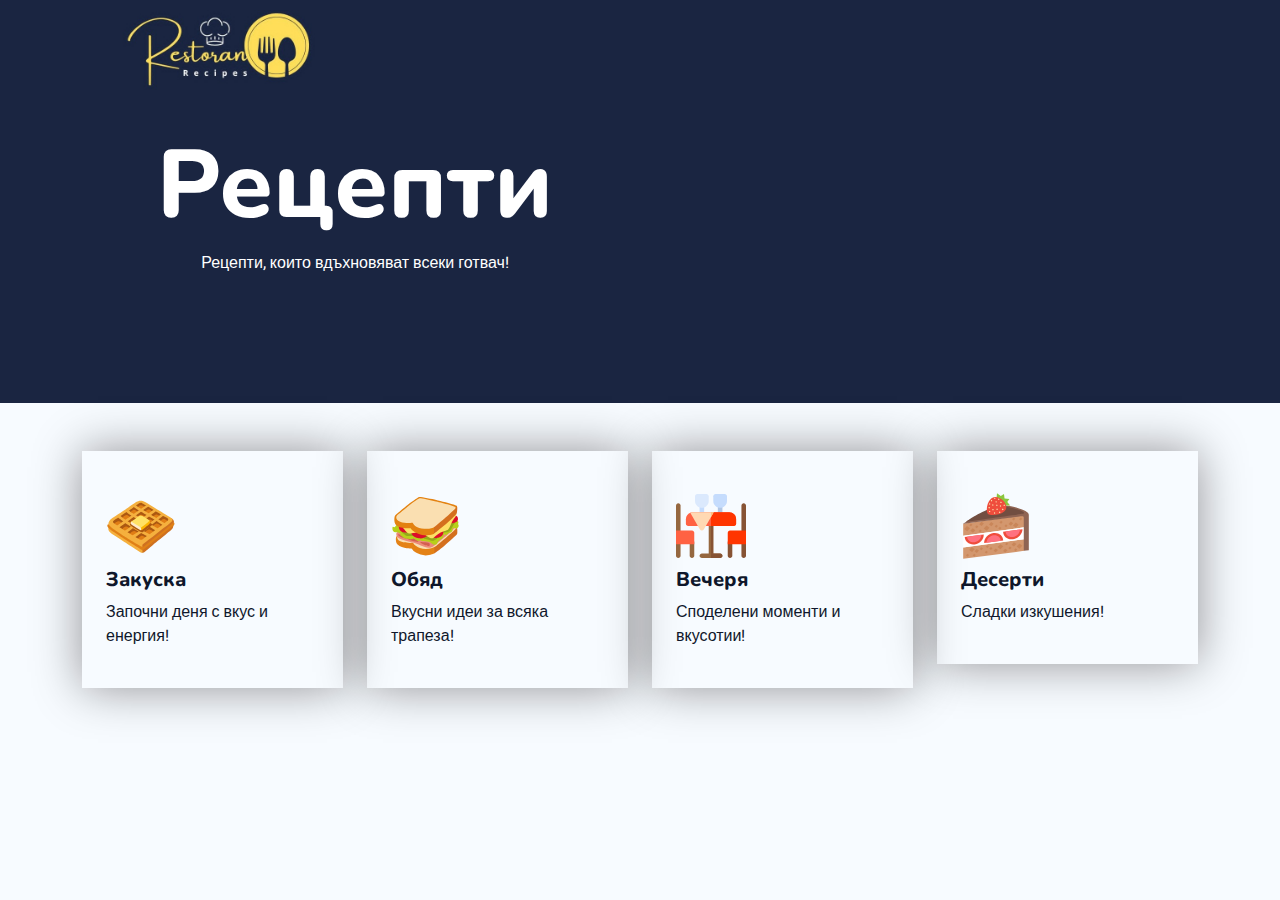
<file: index.html>
<!DOCTYPE html>
<html lang="en">

<head>
    <meta charset="utf-8">
    <title>Рецепти</title>
    <meta content="width=device-width, initial-scale=1.0" name="viewport">
    <meta content="" name="keywords">
    <meta content="" name="description">

    <!-- Favicon -->
    <link href="img/favicon.ico" rel="icon">

    <!-- Google Web Fonts -->
    <link rel="preconnect" href="https://fonts.googleapis.com">
    <link rel="preconnect" href="https://fonts.gstatic.com" crossorigin>
    <link
        href="https://fonts.googleapis.com/css2?family=Heebo:wght@400;500;600&family=Nunito:wght@600;700;800&family=Pacifico&display=swap"
        rel="stylesheet">

    <!-- Icon Font Stylesheet -->
    <link href="https://cdnjs.cloudflare.com/ajax/libs/font-awesome/5.10.0/css/all.min.css" rel="stylesheet">
    <link href="https://cdn.jsdelivr.net/npm/bootstrap-icons@1.4.1/font/bootstrap-icons.css" rel="stylesheet">

    <!-- Libraries Stylesheet -->
    <link href="lib/animate/animate.min.css" rel="stylesheet">
    <link href="lib/owlcarousel/assets/owl.carousel.min.css" rel="stylesheet">
    <link href="lib/tempusdominus/css/tempusdominus-bootstrap-4.min.css" rel="stylesheet" />

    <!-- Customized Bootstrap Stylesheet -->
    <link href="css/bootstrap.min.css" rel="stylesheet">

    <!-- Template Stylesheet -->
    <link href="css/style.css" rel="stylesheet">
</head>

<body>
    <div class="container-xxl bg-white p-0">
        <!-- Spinner Start -->
        <div id="spinner"
            class="show bg-white position-fixed translate-middle w-100 vh-100 top-50 start-50 d-flex align-items-center justify-content-center">
            <div class="spinner-border text-primary" style="width: 3rem; height: 3rem;" role="status">
                <span class="sr-only">Loading...</span>
            </div>
        </div>
        <!-- Spinner End -->


        <!-- Navbar & Hero Start -->
        <div class="container-xxl position-relative p-0">
            <nav class="navbar navbar-expand-lg navbar-dark bg-dark px-4 px-lg-5 py-3 py-lg-0">
                <a href="" class="navbar-brand p-0">
                    <img src="img/logo.jpg" alt="Logo" class=logo>
                </a>
            </nav>

            <div class="container-xxl py-5 bg-dark hero-header mb-5">
                <div class="container my-5 py-5">
                    <div class="row align-items-center g-5">
                        <div class="col-lg-6 text-center text-lg-start">
                            <h1 class="display-3 text-white animated slideInDown">Рецепти</h1>
                            <p class="text-white animated slideInDown mb-4 pb-2">Рецепти, които вдъхновяват всеки готвач!</p>
                        </div>
                    </div>
                </div>
            </div>
        </div>
        <!-- Navbar & Hero End -->


        <!-- Service Start -->
        <div class="container-xxl py-5">
            <div class="container">
                <div class="row g-4">
                    <div class="col-lg-3 col-sm-3 wow fadeInUp" data-wow-delay="0.1s">
                        <a href="breackfast.html">
                            <div class="service-item rounded pt-3">
                                <div class="p-4">
                                    <svg width="70px" viewBox="0 0 128 128" xmlns="http://www.w3.org/2000/svg"
                                        xmlns:xlink="http://www.w3.org/1999/xlink" aria-hidden="true" role="img"
                                        class="iconify iconify--noto" preserveAspectRatio="xMidYMid meet"
                                        fill="#000000">
                                        <g id="SVGRepo_bgCarrier" stroke-width="0"></g>
                                        <g id="SVGRepo_tracerCarrier" stroke-linecap="round" stroke-linejoin="round">
                                        </g>
                                        <g id="SVGRepo_iconCarrier">
                                            <path
                                                d="M114.97 55.28L64.58 94.37l.48 18.3s1.55.84 3.9-.35c1.93-.99 11.84-9.56 16.88-13.75c5.03-4.19 21.15-17.25 24.93-20.46c3.78-3.22 9.35-7.02 11.15-9.93c1.42-2.3 2.66-11.63 2.14-13.44c-1.01-3.49-4.45-5.08-4.45-5.08l-4.64 5.62z"
                                                fill="#cf7120"></path>
                                            <path
                                                d="M54.96 22.34c-.39.9-45.76 32.78-45.76 32.78l8.1 10.41S57.28 91.88 65.12 91.5s32.27-19.03 32.27-19.03l20.18-20.05s-6.81-5.14-7.58-5.66S68.97 21.7 68.97 21.7l-7.07-1.8l-6.94 2.44z"
                                                fill="#e07d15"></path>
                                            <path
                                                d="M14.47 60.26s5.53-5.01 8.23-5.01s7.46 3.34 7.46 3.34l-7.2 7.58l6.68 3.21s3.98-4.24 6.68-4.63s7.33 3.34 7.33 3.34l-5.91 7.2l5.91 2.83s4.63-4.63 7.46-4.76s6.04 2.83 6.04 2.83l-5.53 8.1l6.3 2.83s4.5-4.63 6.81-5.4c2.31-.77 9.38 3.86 9.38 3.86l4.24-4.24l-27.64-15.3l-28.14-20.3l-14.53 9.77l6.43 4.75z"
                                                fill="#ac5811"></path>
                                            <path
                                                d="M29.22 49.32s4.92-5.05 8.38-5.21c1.76-.08 7.05 3.78 7.05 3.78l-7.46 7.97l5.72 3.07s5.82-5.72 7.36-5.42c1.53.31 18.8 12.77 18.8 12.77l-5.11 5.52l7.15 3.68s5.31-5.01 8.07-5.01s8.28 4.6 8.28 4.6l6.64-4.9l-56.8-35.36l-14.51 10.63l6.43 3.88z"
                                                fill="#ac5811"></path>
                                            <path
                                                d="M48.94 28.48s-10.83 6.85-9.81 7.25c1.02.41 5.31 3.17 5.31 3.17s4.83-4.48 6.88-4.48c2.04 0 6 3.46 6 3.46l-6.34 6.34l5.41 3.44s4.81-4.26 7.57-4.16c2.76.1 7.56 3.17 7.56 3.17l.41 4.6l4.5 3.17s1.84-2.35 3.78-2.45c1.94-.1 5.62 3.17 5.62 3.17l-4.6 6.74l4.39 2.35s5.31-4.7 7.46-4.6c2.15.1 7.97 4.7 7.97 4.7l4.5-3.98l-55.69-33.12l-.92 1.23z"
                                                fill="#ac5811"></path>
                                            <path
                                                d="M53.34 26.23l4.6 3.47s2.76-3.88 5.93-3.78c3.17.1 6.23 2.96 6.23 2.96L64.88 34l6.13 3.37s5.11-3.88 7.15-3.68c2.04.2 6.34 3.78 6.34 3.78l-3.47 6.44l5.11 2.55s4.09-3.17 6.03-3.37c1.94-.2 5.82 2.76 5.82 2.76l-4.6 6.13l6.13 2.96s3.58-3.68 6.13-3.78c2.55-.1 6.95 3.98 6.95 3.98l4.7-3.78L67.44 20.2h-7.97l-6.13 6.03z"
                                                fill="#ac5811"></path>
                                            <path
                                                d="M119.48 49.25c-2.04-1.33-17.3-10.66-25.78-15.56s-21.25-13.9-26.57-15.43c-5.31-1.53-9.2.61-10.93 1.53c-1.74.92-14.39 9.73-22.89 15.43c-8.69 5.82-23.19 14.82-25.14 16.86c-1.94 2.04-3.58 5.01-3.68 7.15s-.5 10.3.11 12.27c.67 2.18 1.74 3.47 4.7 5.62s21.87 14.3 26.87 17.68c5.01 3.37 23.42 15.74 26.16 17.06c2.34 1.13 4.59 1.13 4.59 1.13s-.78-13.36-.3-14.56s17.41-13.6 27.2-21.73c8.93-7.42 23.58-17.63 26.44-21.1c2.86-3.48 1.26-5.02-.78-6.35zm-8.09 5.96c-1.34 1.05-7.86 6.33-15.63 12.08c-7.77 5.75-25.6 18.79-28.67 20.81c-3.07 2.01-5.56.67-7.29-.38c-1.73-1.05-7.83-4.7-20.38-12.29c-8.69-5.26-17.78-11.74-20.85-13.85c-3.07-2.11-5.81-3.21-5.91-5.32c-.1-2.01 4.85-4.49 8.11-6.5s13.52-9.21 18.41-12.08C44.07 34.8 56.34 25.6 59.22 23.3c2.88-2.3 5.62-1.63 6.84-.97c.86.46 8.31 4.71 10.71 6.15s18.08 10.86 23.61 14.35c6.15 3.88 10.79 5.51 12.71 7.52c1.92 1.99-.36 3.8-1.7 4.86z"
                                                fill="#f5b03e"></path>
                                            <path
                                                d="M19.21 64.27s21.51-14.94 30.66-21.64c9.11-6.67 24.2-17.11 24.2-17.11l4.45 1.92S63.35 38.03 51.85 46.61S23.21 67.46 23.21 67.46l-4-3.19z"
                                                fill="#f5b03e"></path>
                                            <path
                                                d="M33.78 72.97c1.07-.15 23.14-16.24 33.71-24.06s20.99-15.32 20.99-15.32l3.97 2.33S70.71 52.44 63.36 57.8s-25.59 19-25.59 19l-3.99-3.83z"
                                                fill="#f5b03e"></path>
                                            <path
                                                d="M48.03 81.55c2.45-.46 21.31-14.1 30.04-21s23.43-18.27 23.43-18.27l4.33 2.27S87.11 59.33 78.07 66.53S48.34 87.68 48.34 87.68l-.31-6.13z"
                                                fill="#f5b03e"></path>
                                            <path
                                                d="M25.02 44.39l-3.99 2.99s9.42 7.76 14.08 11.09s23.4 15.08 27.61 17.3c4.21 2.22 13.53 7.43 13.53 7.43l4.88-3.49S58.18 67.69 52.38 63.86c-6.54-4.32-16.97-10.89-19.49-12.92c-4.65-3.78-7.87-6.55-7.87-6.55z"
                                                fill="#f5b03e"></path>
                                            <path
                                                d="M40.55 34.08l-4.44 3.1s4.77 4.99 11.86 9.09S73.59 62.02 78.8 64.79c5.21 2.77 12.42 7.87 12.42 7.87l3.89-3.98S73.48 56.59 65.94 51.82S51.41 42.29 48.2 40.4c-3.22-1.88-7.65-6.32-7.65-6.32z"
                                                fill="#f5b03e"></path>
                                            <path
                                                d="M52.58 24.38l-3.72 3.38s8.65 6.43 15.19 10.09c6.54 3.66 20.4 11.75 26.17 15.41s15.41 10.09 15.41 10.09l3.44-3.44S89.39 47.79 85.01 45.16c-4.99-2.99-17.37-10.46-21.7-13.01c-8.3-4.88-10.73-7.77-10.73-7.77z"
                                                fill="#f5b03e"></path>
                                            <path
                                                d="M51.36 55.17s-6.93 3.71-7.51 5.66c-.66 2.18 2.53 3.37 4.81 5.08c1.84 1.38 12.93 7.97 14.16 8.7s3.94 1.17 5.41-.22c1.47-1.38 15.38-10.6 16.39-12.63c.64-1.29-2.79-2.89-4.5-3.71s-28.76-2.88-28.76-2.88z"
                                                fill="#ad5910"></path>
                                            <path
                                                d="M63.37 44.66c-1.86-.2-6.18 3.47-9.07 5.53c-2.58 1.83-7.92 5.4-8.42 6.1c-1.38 1.92.84 4.04.84 4.04s15.74 8.07 16.26 8c.51-.06 4.25-.51 6.18-2.06c1.93-1.54 10.55-10.94 10.55-10.94s.26-1.35-1.16-2.32c-1.13-.77-5.84-3.59-7.32-4.61c-1.48-1.02-5.35-3.47-7.86-3.74z"
                                                fill="#ffe265"></path>
                                            <path
                                                d="M62.6 66.47s1.09.39 2.32-.32s8.04-5.6 12.74-9.97c.6-.56 1.74-2.06 1.35-2.64c-.39-.58 1.54.32 1.54 2.96c0 2.71-1.01 3.68-1.74 4.31c-.97.84-13.19 11.45-14.67 11c-1.05-.32-2.9-1.74-2.9-1.74l1.36-3.6z"
                                                fill="#fcb602"></path>
                                            <path
                                                d="M46.07 56.29c-1.31.73-.61 3.29-.26 4.18c.58 1.48 5.69 4.04 7.58 5.3c4.79 3.19 9.72 5.97 10.43 6.03c.71.06.74-2.79 0-4.76c-.48-1.27-6.1-3.83-9.02-5.59c-4.34-2.6-7.89-5.63-8.73-5.16z"
                                                fill="#ffebc9"></path>
                                            <path
                                                d="M2.37 63.07c-.18 1.87 1.29 3.61 3.74 5.81c3.84 3.45 13.98 9.84 24.22 16.64s25.7 16.34 28.35 18.02s6.69 5.12 8.27 4.73s28.06-22.15 34.06-27.17c6.01-5.02 21.66-17.23 22.84-18.31s1.58-2.95 1.18-3.94c-.39-.98-1.19-1.04-1.19-1.04s-7.96 6.36-12.88 10.2c-4.92 3.84-23.04 18.21-26.58 20.97c-3.54 2.76-15.95 13.59-17.72 13.59S37.91 86.01 33.38 82.96c-4.53-3.05-14.77-9.65-19.99-13.49c-4.55-3.35-9.06-8.66-9.06-8.66s-1.76.19-1.96 2.26z"
                                                fill="#e08016"></path>
                                        </g>
                                    </svg>
                                    <h5>Закуска</h5>
                                    <p>Започни деня с вкус и енергия!</p>
                                </div>
                            </div>
                        </a>
                    </div>

                    <div class="col-lg-3 col-sm-3 wow fadeInUp" data-wow-delay="0.3s">
                        <a href="lunch.html">
                            <div class="service-item rounded pt-3">
                                <div class="p-4">
                                    <svg width="70px" viewBox="0 0 128 128" xmlns="http://www.w3.org/2000/svg"
                                        xmlns:xlink="http://www.w3.org/1999/xlink" aria-hidden="true" role="img"
                                        class="iconify iconify--noto" preserveAspectRatio="xMidYMid meet"
                                        fill="#000000">
                                        <g id="SVGRepo_bgCarrier" stroke-width="0"></g>
                                        <g id="SVGRepo_tracerCarrier" stroke-linecap="round" stroke-linejoin="round">
                                        </g>
                                        <g id="SVGRepo_iconCarrier">
                                            <path
                                                d="M120.83 78.78c-1 2.11-14.62 13.81-23.13 21.15c-8.51 7.34-18.19 13.79-18.19 13.79l-7.48-.44l1.32-62.35l46.21 15.11s1.38.93 1.53 3.13c.14 2.2.58 7.84-.26 9.61z"
                                                fill="#d46f1e"></path>
                                            <path
                                                d="M12.16 81.74c-.88.15-2.49.29-3.08 3.52c-.59 3.23.01 9.75 2.36 12.1c5.01 5.01 11.84 6.58 17.15 7.12c4.7.48 7.38.02 8.69.77c2.28 1.32 2.33 3.97 8.26 7.42c4.48 2.61 12.28 5.06 17.7 5.06c9.02 0 16.25-4.01 16.25-4.01l-.15-12.47l-5.28-28.61l-61.9 9.1z"
                                                fill="#e48216"></path>
                                            <path
                                                d="M18.18 92.45c9.89 3.77 22.15 2.35 22.15 2.35s2.79 6.16 12.62 9.39c9.83 3.23 21.86 1.61 29.64-3.81s21.13-17.9 25.67-21.71s10.86-9.54 11-11s-25.38-21.43-25.38-21.43s-80.31 36.58-82.05 37.71c-1.3.86.19 6.15 6.35 8.5z"
                                                fill="#fadfb1"></path>
                                            <path
                                                d="M14.8 74.7s-5.13.29-5.13 3.81s1.91 6.46 6.75 8.66s15.26 4.99 23.47 6.9c8.32 1.93 20.98 9.1 28.46 9.83c7.3.72 13.06-5.58 16.43-8.66c3.37-3.08 20.1-15.99 23.91-19.81c3.81-3.81 11.88-12.47 11.88-12.47l-55.16-20.1L14.8 74.7z"
                                                fill="#ec8b7a"></path>
                                            <path
                                                d="M19.02 80.03s-2.02-.09-3.31-.37s-3.59-1.2-3.31-.18s2.44 3.16 6.62 5.06c4.51 2.04 10.35 2.43 10.27 2.24c0 0 2.96 2.35 6.28 3.41c4.05 1.29 8.28 2.5 11.49 2.78c3.05.27 3.6-.34 2.5-1.45s-4.05-2.94-4.05-2.94l-15.64-9.29l-10.85.74z"
                                                fill="#d45e51"></path>
                                            <path
                                                d="M53.52 93.64c-.12 1.04 4.69 3.59 8.19 5.06s9.64 3.39 9.29-1.01c-.24-3.01-4.02-3.34-8.28-3.77c-4.48-.45-9.1-1.13-9.2-.28z"
                                                fill="#d45e51"></path>
                                            <path
                                                d="M12.67 57.58s-4.88 9.2-6.53 8.83s-2.39-1.47-3.13-.55s-.83 7.91 3.04 9.02s4.39-.24 6.69.77s5.25 2.69 5.25 2.69s-1.8 1.56-1.53 2.02s3.2 1.9 4.58 3.19s1.64 2.71 7.9 3.72s7.75.94 10.05.67s3.22-1.38 3.22-1.38s3.31 4.42 6.62 4.6s4.23-.92 5.34-.92s-.55 1.1 2.94 1.1s7.49.32 12.13 1.58c3.27.89 6.36 4.21 8.48 4.95s5.24.09 6.16-.92s.9-3.44 2.64-5.27s6.28-4.16 7.84-5.82s2.58-6.85 2.58-6.85s2.12 1.66 3.96 1.29s3.96-3.59 5.61-3.86s3.31-.74 4.88-2.3s.92-5.7 1.93-6.44s4.88 1.56 6.9 1.01s3.96-3.5 3.5-5.43c-.46-1.93-.92-2.21-.92-3.31s1.2-2.94-.28-4.78s-26.69-11.87-26.69-11.87L12.67 57.58z"
                                                fill="#b7d019"></path>
                                            <path
                                                d="M21.04 72.85s-1.2 2.67-.74 3.22s7.27 6.16 8.92 6.35s13.62-.28 13.62-.28l-5.15-9.29H21.04z"
                                                fill="#96a819"></path>
                                            <path
                                                d="M64.28 74.51s-5.24 11.5-4.6 12.51s5.8 1.2 10.21 2.39s5.7 1.84 7.18 1.75s7.54-3.5 7.64-4.6s-4.69-6.62-4.69-6.62l-15.74-5.43z"
                                                fill="#96a819"></path>
                                            <path
                                                d="M94.73 71.01l-1.84 4.78s8.56.55 12.42-1.29s6.66-8.51 7.86-10.53c1.66-2.78 4-5.18 3.81-6.19s-6.06-4.9-6.06-4.9L94.73 71.01z"
                                                fill="#96a819"></path>
                                            <path
                                                d="M95.47 72.02s-9.29 2.39-9.48 2.94s-8.65 9.84-8.65 9.84s6.26 3.04 13.25-.92c6.99-3.94 4.88-11.86 4.88-11.86z"
                                                fill="#dc0d2a"></path>
                                            <path
                                                d="M118.19 44.61s5.06 1.38 4.23 7.64c-.97 7.32-13.34 6.99-13.34 6.99s-3.31-8.83-2.76-9.29s11.87-5.34 11.87-5.34z"
                                                fill="#dc0d2a"></path>
                                            <path
                                                d="M44.78 72.76l-7.45 3.86s1.2 7.82 13.62 9.94s19.32-8.65 19.32-8.65l-25.49-5.15z"
                                                fill="#dc0d2a"></path>
                                            <path
                                                d="M22.42 64.76l-8.19.37s-.3 5.31 3.96 8.37c5.31 3.81 13.06 2.02 13.06 2.02l-8.83-10.76z"
                                                fill="#dc0d2a"></path>
                                            <path
                                                d="M37.6 63.1l-15.64 3.96S29.87 77.55 33 77.82s18.58-2.94 18.58-2.94L37.6 63.1z"
                                                fill="#fedf64"></path>
                                            <path
                                                d="M61.15 78.92s9.67 7.81 14.08 7.45c3.4-.28 7.7-6.24 13.32-9.28s14.11-5.27 15.57-6.36c2.89-2.16 6.9-13.98 8.83-16.74s6.72-9.11 6.81-10.12s-.83-4.23-.83-4.23L82.4 68.62l-21.25 10.3z"
                                                fill="#fedf64"></path>
                                            <path
                                                d="M68.97 77.45c.46-.09 9.38.92 9.38.92s7.21-5.58 18.25-14.69s21.33-18.95 23.63-22.95c.66-1.14.95-8.16.98-9.92c.06-3.06-1.64-3.63-1.64-3.63l-49.6 35.55l-1 14.72z"
                                                fill="#d46f1e"></path>
                                            <path
                                                d="M78.45 64.66c0 .92.61 13.12-.09 13.71c-1.66 1.38-16.19 5.43-28.52-.18c-11.85-5.39-13.9-10.21-13.9-10.21s-15.02 1.71-23.92-3.31c-5.7-3.22-5.98-9.48-5.89-12.7s.46-6.26 1.75-7.64s18.13-15.45 21.72-18.3c3.59-2.85 19.59-14.63 22.08-15.09s23.83 3.68 31 5.34s28.06 7.08 31.65 8.46s5.8 2.21 5.89 3.22s-1.01 2.58-2.3 3.68c-1.29 1.1-28.98-.37-29.71 4.69s-9.76 28.33-9.76 28.33z"
                                                fill="#e38211"></path>
                                            <path
                                                d="M52.14 13.28c-2.79.49-18.52 12.89-22.96 16.46S13.26 42.63 11.31 44.36c-1.95 1.73-4.12 8.12 5.41 11.8c9.53 3.68 22.85 1.95 22.85 1.95s4.77 9.31 16.14 10.51s19.17.76 24.15-3.25c4.98-4.01 21.55-18.09 25.34-21.55c3.79-3.47 13.51-12.12 13.32-13.32c-.54-3.47-27.18-9.31-38.55-11.91c-10.25-2.35-25.34-5.74-27.83-5.31z"
                                                fill="#fadfb1"></path>
                                        </g>
                                    </svg>
                                    <h5>Обяд</h5>
                                    <p>Вкусни идеи за всяка трапеза!</p>
                                </div>
                            </div>
                        </a>
                    </div>
                    <div class="col-lg-3 col-sm-3 wow fadeInUp" data-wow-delay="0.5s">
                        <a href="dinner.html">
                            <div class="service-item rounded pt-3">
                                <div class="p-4">
                                    <svg width="70px" version="1.1" id="Layer_1" xmlns="http://www.w3.org/2000/svg"
                                        xmlns:xlink="http://www.w3.org/1999/xlink" viewBox="0 0 512 512"
                                        xml:space="preserve" fill="#000000">
                                        <g id="SVGRepo_bgCarrier" stroke-width="0"></g>
                                        <g id="SVGRepo_tracerCarrier" stroke-linecap="round" stroke-linejoin="round">
                                        </g>
                                        <g id="SVGRepo_iconCarrier">
                                            <path style="fill:#95673F;"
                                                d="M256,489.739c-9.217,0-16.696-7.479-16.696-16.696V239.304c0-9.217,7.479-16.696,16.696-16.696 s16.696,7.479,16.696,16.696v233.739C272.696,482.261,265.217,489.739,256,489.739z">
                                            </path>
                                            <path style="fill:#875334;"
                                                d="M272.696,473.043V239.304c0-9.217-7.479-16.696-16.696-16.696v267.13 C265.217,489.739,272.696,482.261,272.696,473.043z">
                                            </path>
                                            <g>
                                                <path style="fill:#95673F;"
                                                    d="M16.696,489.739C7.479,489.739,0,482.261,0,473.043V372.87c0-9.217,7.479-16.696,16.696-16.696 s16.696,7.479,16.696,16.696v100.174C33.391,482.261,25.913,489.739,16.696,489.739z">
                                                </path>
                                                <path style="fill:#95673F;"
                                                    d="M116.87,489.739c-9.217,0-16.696-7.479-16.696-16.696V372.87c0-9.217,7.479-16.696,16.696-16.696 s16.696,7.479,16.696,16.696v100.174C133.565,482.261,126.087,489.739,116.87,489.739z">
                                                </path>
                                            </g>
                                            <g>
                                                <path style="fill:#875334;"
                                                    d="M495.304,489.739c-9.217,0-16.696-7.479-16.696-16.696V372.87c0-9.217,7.479-16.696,16.696-16.696 c9.217,0,16.696,7.479,16.696,16.696v100.174C512,482.261,504.521,489.739,495.304,489.739z">
                                                </path>
                                                <path style="fill:#875334;"
                                                    d="M395.13,489.739c-9.217,0-16.696-7.479-16.696-16.696V372.87c0-9.217,7.479-16.696,16.696-16.696 c9.217,0,16.696,7.479,16.696,16.696v100.174C411.826,482.261,404.348,489.739,395.13,489.739z">
                                                </path>
                                            </g>
                                            <path style="fill:#B1C6E4;"
                                                d="M322.783,189.217c-9.217,0-16.696-7.479-16.696-16.696v-66.783c0-9.223,7.479-16.696,16.696-16.696 s16.696,7.473,16.696,16.696v66.783C339.478,181.739,332,189.217,322.783,189.217z">
                                            </path>
                                            <path style="fill:#C5DCFD;"
                                                d="M189.217,189.217c-9.217,0-16.696-7.479-16.696-16.696v-66.783c0-9.223,7.479-16.696,16.696-16.696 c9.217,0,16.696,7.473,16.696,16.696v66.783C205.913,181.739,198.435,189.217,189.217,189.217z">
                                            </path>
                                            <path style="fill:#FF6243;"
                                                d="M439.652,205.913v33.391c0,9.238-7.457,16.696-16.696,16.696H89.043 c-9.238,0-16.696-7.457-16.696-16.696v-33.391c0-21.259,13.357-39.402,32.056-46.748c5.565-2.115,11.687-3.339,18.031-3.339h267.13 C417.169,155.826,439.652,178.31,439.652,205.913z">
                                            </path>
                                            <path style="fill:#FF3501;"
                                                d="M389.565,155.826H256V256h166.957c9.217,0,16.696-7.479,16.696-16.696v-33.391 C439.652,178.294,417.184,155.826,389.565,155.826z">
                                            </path>
                                            <path style="fill:#95673F;"
                                                d="M16.696,322.783C7.479,322.783,0,315.304,0,306.087V105.739c0-9.223,7.479-16.696,16.696-16.696 s16.696,7.473,16.696,16.696v200.348C33.391,315.304,25.913,322.783,16.696,322.783z">
                                            </path>
                                            <path style="fill:#875334;"
                                                d="M495.304,322.783c-9.217,0-16.696-7.479-16.696-16.696V105.739c0-9.223,7.479-16.696,16.696-16.696 c9.217,0,16.696,7.473,16.696,16.696v200.348C512,315.304,504.521,322.783,495.304,322.783z">
                                            </path>
                                            <path style="fill:#DBE9FD;"
                                                d="M189.217,122.435c-27.619,0-50.087-22.468-50.087-50.087V38.957c0-9.223,7.479-16.696,16.696-16.696 h66.783c9.217,0,16.696,7.473,16.696,16.696v33.391C239.304,99.967,216.836,122.435,189.217,122.435z">
                                            </path>
                                            <path style="fill:#C5DCFD;"
                                                d="M322.783,122.435c-27.619,0-50.087-22.468-50.087-50.087V38.957c0-9.223,7.479-16.696,16.696-16.696 h66.783c9.217,0,16.696,7.473,16.696,16.696v33.391C372.87,99.967,350.402,122.435,322.783,122.435z">
                                            </path>
                                            <path style="fill:#FFD9B3;"
                                                d="M276.035,155.826L256,190.553L218.157,256l-15.026,25.934c-3.117,4.675-8.348,7.457-13.913,7.457 s-10.797-2.783-13.913-7.457L160.278,256l-55.875-96.835c5.565-2.115,11.687-3.339,18.031-3.339H276.035z">
                                            </path>
                                            <polygon style="fill:#FFC080;"
                                                points="276.035,155.826 256,190.553 256,155.826 "></polygon>
                                            <path style="fill:#FF6243;"
                                                d="M133.565,389.565H0V289.391h116.87c9.22,0,16.696,7.475,16.696,16.696V389.565z">
                                            </path>
                                            <path style="fill:#FF3501;"
                                                d="M512,389.565H378.435v-83.478c0-9.22,7.475-16.696,16.696-16.696H512V389.565z">
                                            </path>
                                            <path style="fill:#95673F;"
                                                d="M322.783,489.739H189.217c-9.217,0-16.696-7.479-16.696-16.696s7.479-16.696,16.696-16.696h133.565 c9.217,0,16.696,7.479,16.696,16.696S332,489.739,322.783,489.739z">
                                            </path>
                                            <path style="fill:#875334;"
                                                d="M322.783,456.348H256v33.391h66.783c9.217,0,16.696-7.479,16.696-16.696S332,456.348,322.783,456.348 z">
                                            </path>
                                        </g>
                                    </svg>
                                    <h5>Вечеря</h5>
                                    <p>Споделени моменти и вкусотии!</p>
                                </div>
                            </div>
                        </a>
                    </div>
                    <div class="col-lg-3 col-sm-3 wow fadeInUp" data-wow-delay="0.7s">
                        <a href="desserts.html">
                            <div class="service-item rounded pt-3">
                                <div class="p-4">
                                    <svg width="70px" viewBox="0 0 64 64" xmlns="http://www.w3.org/2000/svg"
                                        xmlns:xlink="http://www.w3.org/1999/xlink" aria-hidden="true" role="img"
                                        class="iconify iconify--emojione" preserveAspectRatio="xMidYMid meet"
                                        fill="#000000">
                                        <g id="SVGRepo_bgCarrier" stroke-width="0"></g>
                                        <g id="SVGRepo_tracerCarrier" stroke-linecap="round" stroke-linejoin="round">
                                        </g>
                                        <g id="SVGRepo_iconCarrier">
                                            <g fill="#d3976e">
                                                <path d="M57.7 54.7L2 62V51.6l55.7-7.5z"> </path>
                                                <path d="M57.8 33.2L2 40.9v-11L57.8 22z"> </path>
                                            </g>
                                            <path fill="#ffffff" d="M57.7 44.1L2 51.6V40.9l55.8-7.7z"> </path>
                                            <path d="M20.8 39.7c.2 4.4-3.5 8.4-8.3 9.1c-4.8.6-8.9-2.3-9.1-6.7l17.4-2.4"
                                                fill="#ef4d3c"> </path>
                                            <path d="M18.6 40c.1 3.3-2.6 6.3-6.2 6.8s-6.6-1.7-6.8-5l13-1.8"
                                                fill="#ff717f"> </path>
                                            <path d="M56.2 34.9c0 4.4-3.9 8.5-8.8 9.2c-4.8.7-8.8-2.4-8.9-6.8l17.7-2.4"
                                                fill="#ef4d3c"> </path>
                                            <path d="M53.9 35.2c0 3.3-2.9 6.4-6.5 6.9s-6.6-1.8-6.6-5l13.1-1.9"
                                                fill="#ff717f"> </path>
                                            <path d="M21.2 47.6c-.2-4.3 3.6-8.5 8.4-9.1c4.9-.7 8.9 2.4 9 6.7l-17.4 2.4"
                                                fill="#ef4d3c"> </path>
                                            <path d="M23.4 47.3c-.1-3.2 2.7-6.3 6.3-6.8c3.6-.5 6.6 1.8 6.7 5l-13 1.8"
                                                fill="#ff717f"> </path>
                                            <g fill="#c98659">
                                                <path d="M3 34.7l2.7 2.1L8.2 34l-2.8-2z"> </path>
                                                <path d="M20.8 34.2l2.7 2.1l2.5-2.8l-2.7-2z"> </path>
                                                <path d="M47.5 31.5l2.6 2.1l2.6-2.8l-2.6-2.1z"> </path>
                                                <path d="M25.6 30.6l2.2 1.7l2-2.3l-2.2-1.6z"> </path>
                                                <path d="M45.6 27.9l-2.1 2.2l2.1 1.6l2.1-2.2z"> </path>
                                                <path d="M18.7 28.2l-2 2.2l2.1 1.6l2.1-2.2z"> </path>
                                                <path d="M8.5 36.4l2.4 1.8l2.2-2.4l-2.4-1.8z"> </path>
                                                <path d="M14.3 31.3l-1.4 1.6l1.6 1.1l1.4-1.5z"> </path>
                                                <path d="M30.8 32.4l1.5 1.1l1.4-1.6l-1.5-1.1z"> </path>
                                                <path d="M35.1 28.8l1.6 1.2l1.4-1.6l-1.5-1.2z"> </path>
                                                <path d="M39.7 32.1l1.5 1.1l1.4-1.5l-1.5-1.2z"> </path>
                                                <path d="M49.6 25.4l-1.5-1.2l-1.4 1.6l1.5 1.2z"> </path>
                                                <path d="M34.1 34.2l1.5 1.2l1.4-1.6l-1.5-1.1z"> </path>
                                                <path d="M16.1 36.7l1.5 1.1l1.4-1.5l-1.5-1.1z"> </path>
                                                <path d="M10.5 30.8L9 29.6l-1.4 1.6l1.5 1.1z"> </path>
                                                <path d="M54.6 24.2l-1.5 1.6l1.5 1.2l1.4-1.6z"> </path>
                                                <path d="M56 50.1l-2.6-2l-2.5 2.7l2.6 2z"> </path>
                                                <path d="M38.6 50.6l-2.6-2l-2.6 2.7l2.7 1.9z"> </path>
                                                <path d="M12.5 53.2l-2.6-2l-2.5 2.7l2.7 1.9z"> </path>
                                                <path d="M33.8 54l-2.1-1.5l-2 2.1l2.1 1.5z"> </path>
                                                <path d="M14.5 56.6l1.9-2.1l-2.1-1.5l-1.9 2.1z"> </path>
                                                <path d="M40.5 56.3l2-2.1l-2.1-1.5l-2 2.1z"> </path>
                                                <path d="M50.7 48.5l-2.3-1.7l-2.2 2.3l2.2 1.7z"> </path>
                                                <path d="M44.8 53.4l1.4-1.5l-1.5-1.1l-1.4 1.5z"> </path>
                                                <path d="M28.8 52.4l-1.5-1.1l-1.4 1.5l1.5 1.1z"> </path>
                                                <path d="M24.6 55.7l-1.5-1l-1.4 1.4l1.5 1.1z"> </path>
                                                <path d="M20.1 52.6l-1.5-1.1l-1.4 1.5l1.5 1.1z"> </path>
                                                <path d="M10.7 58.9l1.5 1.1l1.3-1.5l-1.5-1.1z"> </path>
                                                <path d="M25.5 50.6L24 49.5L22.7 51l1.5 1.1z"> </path>
                                                <path d="M43.2 48.2l-1.4-1.1l-1.5 1.5l1.5 1.1z"> </path>
                                                <path d="M48.5 53.9l1.4 1.1l1.4-1.5l-1.4-1.1z"> </path>
                                                <path d="M6 60l1.4-1.5l-1.5-1.1l-1.4 1.5z"> </path>
                                            </g>
                                            <path
                                                d="M62 21.6c0-4.3-17.8-8.7-21.7-8.2C23.6 15.6 2 29.9 2 29.9c16.6-2.2 50.1-6.5 53-6.8c1.5-.2 2.4.1 2.4 1.3v30.3l4.6-.6V21.6"
                                                fill="#8f6453"> </path>
                                            <path
                                                d="M55.9 20.9c8.5-1.2-15.5-7.7-19.2-7.2c-15.9 2.1-32 14.4-32 14.4s49.2-6.9 51.2-7.2"
                                                fill="#724e41"> </path>
                                            <path fill="#8cc63e"
                                                d="M42.3 10l1.9-2.7l-4.4-.4l-.5-4.1l-2.9 1.8L32.9 2l-1 11l13.1.2z">
                                            </path>
                                            <path
                                                d="M39.8 18.5c-4.1 3.8-13.2 4.3-15.1 2.5c-2-1.8-1.5-10.1 2.7-14c3.1-2.8 7.7-1.5 10.9 1.4c3.1 3 4.5 7.3 1.5 10.1"
                                                fill="#ef4d3c"> </path>
                                            <g fill="#ffffc4">
                                                <path d="M29.2 16.4l-.7.7l.7.7l.8-.7z"> </path>
                                                <path d="M39.5 12.4l-.7.6l.7.7l.7-.7z"> </path>
                                                <path d="M36.1 13l-.7.7l.7.7l.7-.7z"> </path>
                                                <path d="M32.8 12.4l-.7.6l.7.7l.7-.7z"> </path>
                                                <path d="M36.5 9.7l-.7.7l.7.6l.8-.6z"> </path>
                                                <path d="M34.5 6.9l-.7.6l.7.7l.7-.7z"> </path>
                                                <path d="M32.1 9.3l-.7.7l.7.6l.7-.6z"> </path>
                                                <path d="M29.1 12.2l-.7.6l.7.7l.7-.7z"> </path>
                                                <path d="M33 16l-.8.7l.8.7l.7-.7z"> </path>
                                                <path d="M38.2 16.1l-.7.7l.7.7l.7-.7z"> </path>
                                                <path d="M35.4 18.8l-.8.7l.8.6l.7-.6z"> </path>
                                                <path d="M30.7 19.5l-.7.6l.7.7l.7-.7z"> </path>
                                                <path d="M26.2 18.1l-.7.7l.7.7l.7-.7z"> </path>
                                                <path d="M25.7 14.7l-.7.7l.7.6l.8-.6z"> </path>
                                                <path d="M27.9 8.2l-.7.6l.7.7l.7-.7z"> </path>
                                                <path d="M26.2 11.2l-.7.7l.7.6l.7-.6z"> </path>
                                                <path d="M30.9 6l-.7.7l.7.6l.7-.6z"> </path>
                                            </g>
                                        </g>
                                    </svg>
                                    <h5>Десерти</h5>
                                    <p>Сладки изкушения!</p>
                                </div>
                            </div>
                        </a>
                    </div>
                </div>
            </div>
        </div>
        <!-- Service End -->



        <!-- JavaScript Libraries -->
        <script src="https://code.jquery.com/jquery-3.4.1.min.js"></script>
        <script src="https://cdn.jsdelivr.net/npm/bootstrap@5.0.0/dist/js/bootstrap.bundle.min.js"></script>
        <script src="lib/wow/wow.min.js"></script>
        <script src="lib/easing/easing.min.js"></script>
        <script src="lib/waypoints/waypoints.min.js"></script>
        <script src="lib/counterup/counterup.min.js"></script>
        <script src="lib/owlcarousel/owl.carousel.min.js"></script>
        <script src="lib/tempusdominus/js/moment.min.js"></script>
        <script src="lib/tempusdominus/js/moment-timezone.min.js"></script>
        <script src="lib/tempusdominus/js/tempusdominus-bootstrap-4.min.js"></script>

        <!-- Template Javascript -->
        <script src="js/main.js"></script>
        <script src="js/index.js"></script>

</body>

</html>
</file>
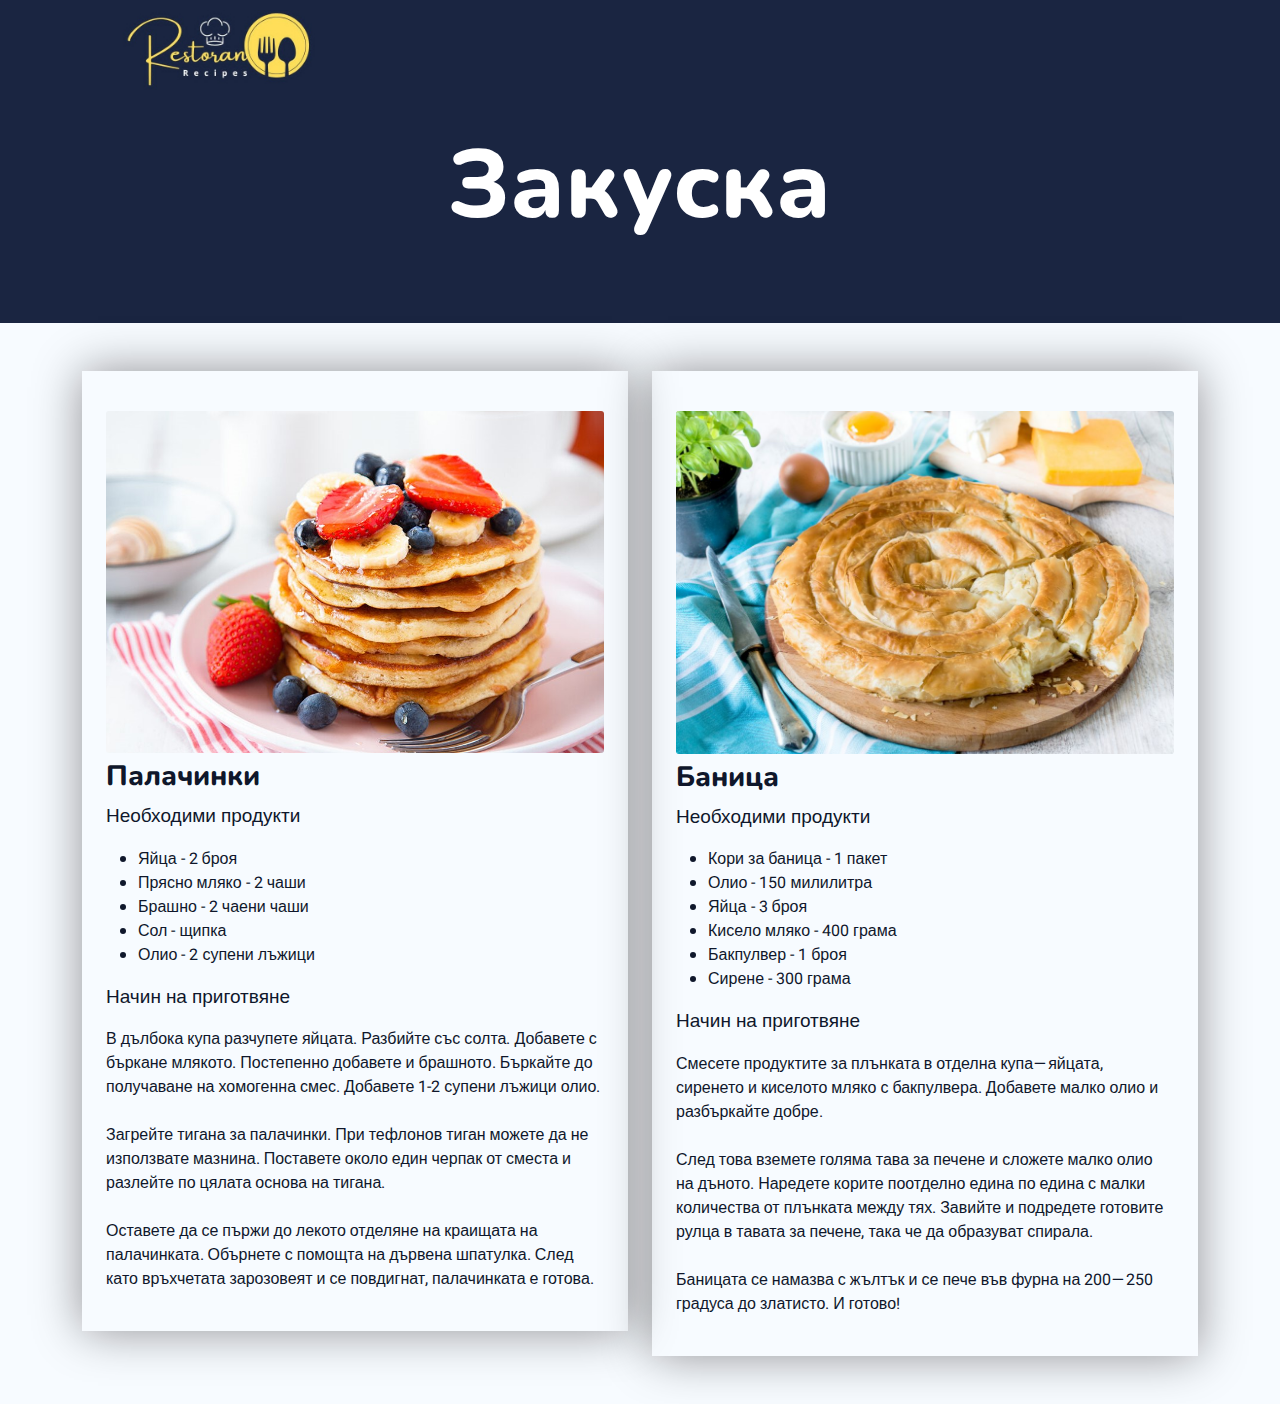
<file: breackfast.html>
<!DOCTYPE html>
<html lang="en">
  <head>
    <meta charset="utf-8" />
    <title>Рецепти</title>
    <meta content="width=device-width, initial-scale=1.0" name="viewport" />
    <meta content="" name="keywords" />
    <meta content="" name="description" />

    <!-- Favicon -->
    <link href="img/favicon.ico" rel="icon" />

    <!-- Google Web Fonts -->
    <link rel="preconnect" href="https://fonts.googleapis.com" />
    <link rel="preconnect" href="https://fonts.gstatic.com" crossorigin />
    <link
      href="https://fonts.googleapis.com/css2?family=Heebo:wght@400;500;600&family=Nunito:wght@600;700;800&family=Pacifico&display=swap"
      rel="stylesheet"
    />

    <!-- Icon Font Stylesheet -->
    <link
      href="https://cdnjs.cloudflare.com/ajax/libs/font-awesome/5.10.0/css/all.min.css"
      rel="stylesheet"
    />
    <link
      href="https://cdn.jsdelivr.net/npm/bootstrap-icons@1.4.1/font/bootstrap-icons.css"
      rel="stylesheet"
    />

    <!-- Libraries Stylesheet -->
    <link href="lib/animate/animate.min.css" rel="stylesheet" />
    <link href="lib/owlcarousel/assets/owl.carousel.min.css" rel="stylesheet" />
    <link
      href="lib/tempusdominus/css/tempusdominus-bootstrap-4.min.css"
      rel="stylesheet"
    />

    <!-- Customized Bootstrap Stylesheet -->
    <link href="css/bootstrap.min.css" rel="stylesheet" />

    <!-- Template Stylesheet -->
    <link href="css/style.css" rel="stylesheet" />
  </head>

  <body>
    <div class="container-xxl bg-white p-0">
      <!-- Spinner Start -->
      <div
        id="spinner"
        class="show bg-white position-fixed translate-middle w-100 vh-100 top-50 start-50 d-flex align-items-center justify-content-center"
      >
        <div
          class="spinner-border text-primary"
          style="width: 3rem; height: 3rem"
          role="status"
        >
          <span class="sr-only">Loading...</span>
        </div>
      </div>
      <!-- Spinner End -->

      <!-- Navbar & Hero Start -->
      <div class="container-xxl position-relative p-0">
        <nav
          class="navbar navbar-expand-lg navbar-dark bg-dark px-4 px-lg-5 py-3 py-lg-0"
        >
          <a href="index.html" class="navbar-brand p-0">
            <img src="img/logo.jpg" alt="Logo" class="logo" />
          </a>
        </nav>

        <div class="container-xxl py-5 bg-dark hero-header mb-5">
          <div class="container text-center my-5 pt-5 pb-4">
            <h1 class="display-3 text-white mb-3 animated slideInDown">
              Закуска
            </h1>
          </div>
        </div>
      </div>

      <!-- Navbar & Hero End -->
      <!-- Items -->
      <div class="container-xxl py-5">
        <div class="container">
          <div class="row g-4">
            <div class="col-lg-6 col-sm-6 wow fadeInUp" data-wow-delay="0.1s">
              <div class="service-item rounded pt-3">
                <div class="p-4">
                  <img
                    class="card-img"
                    src="img/Pancakes.jpg"
                    alt="Снимка на палачинки"
                  />
                  <h3>Палачинки</h3>
                  <p class="needed-ingr" style="font-size: 19px">
                    Необходими продукти
                  </p>
                  <ul style="color: #0f172b">
                    <li>Яйца - 2 броя</li>
                    <li>Прясно мляко - 2 чаши</li>
                    <li>Брашно - 2 чаени чаши</li>
                    <li>Сол - щипка</li>
                    <li>Олио - 2 супени лъжици</li>
                  </ul>
                  <p class="needed-ingr" style="font-size: 19px">
                    Начин на приготвяне
                  </p>
                  <p style="color: #0f172b">
                    В дълбока купа разчупете яйцата. Разбийте със солта.
                    Добавете с бъркане млякото. Постепенно добавете и брашното.
                    Бъркайте до получаване на хомогенна смес. Добавете 1-2
                    супени лъжици олио.<br />
                    <br />
                    Загрейте тигана за палачинки. При тефлонов тиган можете да
                    не използвате мазнина. Поставете около един черпак от сместа
                    и разлейте по цялата основа на тигана.<br />
                    <br />
                    Оставете да се пържи до лекото отделяне на краищата на
                    палачинката. Обърнете с помощта на дървена шпатулка. След
                    като връхчетата зарозовеят и се повдигнат, палачинката е
                    готова.
                  </p>
                </div>
              </div>
            </div>
            <div class="col-lg-6 col-sm-6 wow fadeInUp" data-wow-delay="0.1s">
              <div class="service-item rounded pt-3">
                <div class="p-4">
                  <img
                    class="card-img"
                    src="img/Banitsa.jpg"
                    alt="Снимка на баница"
                  />
                  <h3>Баница</h3>
                  <p class="needed-ingr" style="font-size: 19px">
                    Необходими продукти
                  </p>
                  <ul style="color: #0f172b">
                    <li>Кори за баница - 1 пакет</li>
                    <li>Олио - 150 милилитра</li>
                    <li>Яйца - 3 броя</li>
                    <li>Кисело мляко - 400 грама</li>
                    <li>Бакпулвер - 1 броя</li>
                    <li>Сирене - 300 грама</li>
                  </ul>
                  <p class="needed-ingr" style="font-size: 19px">
                    Начин на приготвяне
                  </p>
                  <p style="color: #0f172b">
                    Смесете продуктите за плънката в отделна купа — яйцата,
                    сиренето и киселото мляко с бакпулвера. Добавете малко олио
                    и разбъркайте добре.<br />
                    <br />
                    След това вземете голяма тава за печене и сложете малко олио
                    на дъното. Наредете корите поотделно едина по едина с малки
                    количества от плънката между тях. Завийте и подредете
                    готовите рулца в тавата за печене, така че да образуват
                    спирала.<br />
                    <br />
                    Баницата се намазва с жълтък и се пече във фурна на
                    200 — 250 градуса до златисто. И готово!
                  </p>
                </div>
              </div>
            </div>
          </div>
        </div>
      </div>
    </div>

    <!-- JavaScript Libraries -->
    <script src="https://code.jquery.com/jquery-3.4.1.min.js"></script>
    <!-- <script src="js/scripts.js"></script> -->
    <script src="https://cdn.jsdelivr.net/npm/bootstrap@5.0.0/dist/js/bootstrap.bundle.min.js"></script>
    <script src="lib/wow/wow.min.js"></script>
    <script src="lib/easing/easing.min.js"></script>
    <script src="lib/waypoints/waypoints.min.js"></script>
    <script src="lib/counterup/counterup.min.js"></script>
    <script src="lib/owlcarousel/owl.carousel.min.js"></script>
    <script src="lib/tempusdominus/js/moment.min.js"></script>
    <script src="lib/tempusdominus/js/moment-timezone.min.js"></script>
    <script src="lib/tempusdominus/js/tempusdominus-bootstrap-4.min.js"></script>

    <!-- Template Javascript -->
    <script src="js/main.js"></script>
    <script src="js/breakfast.js"></script>
  </body>
</html>
</file>
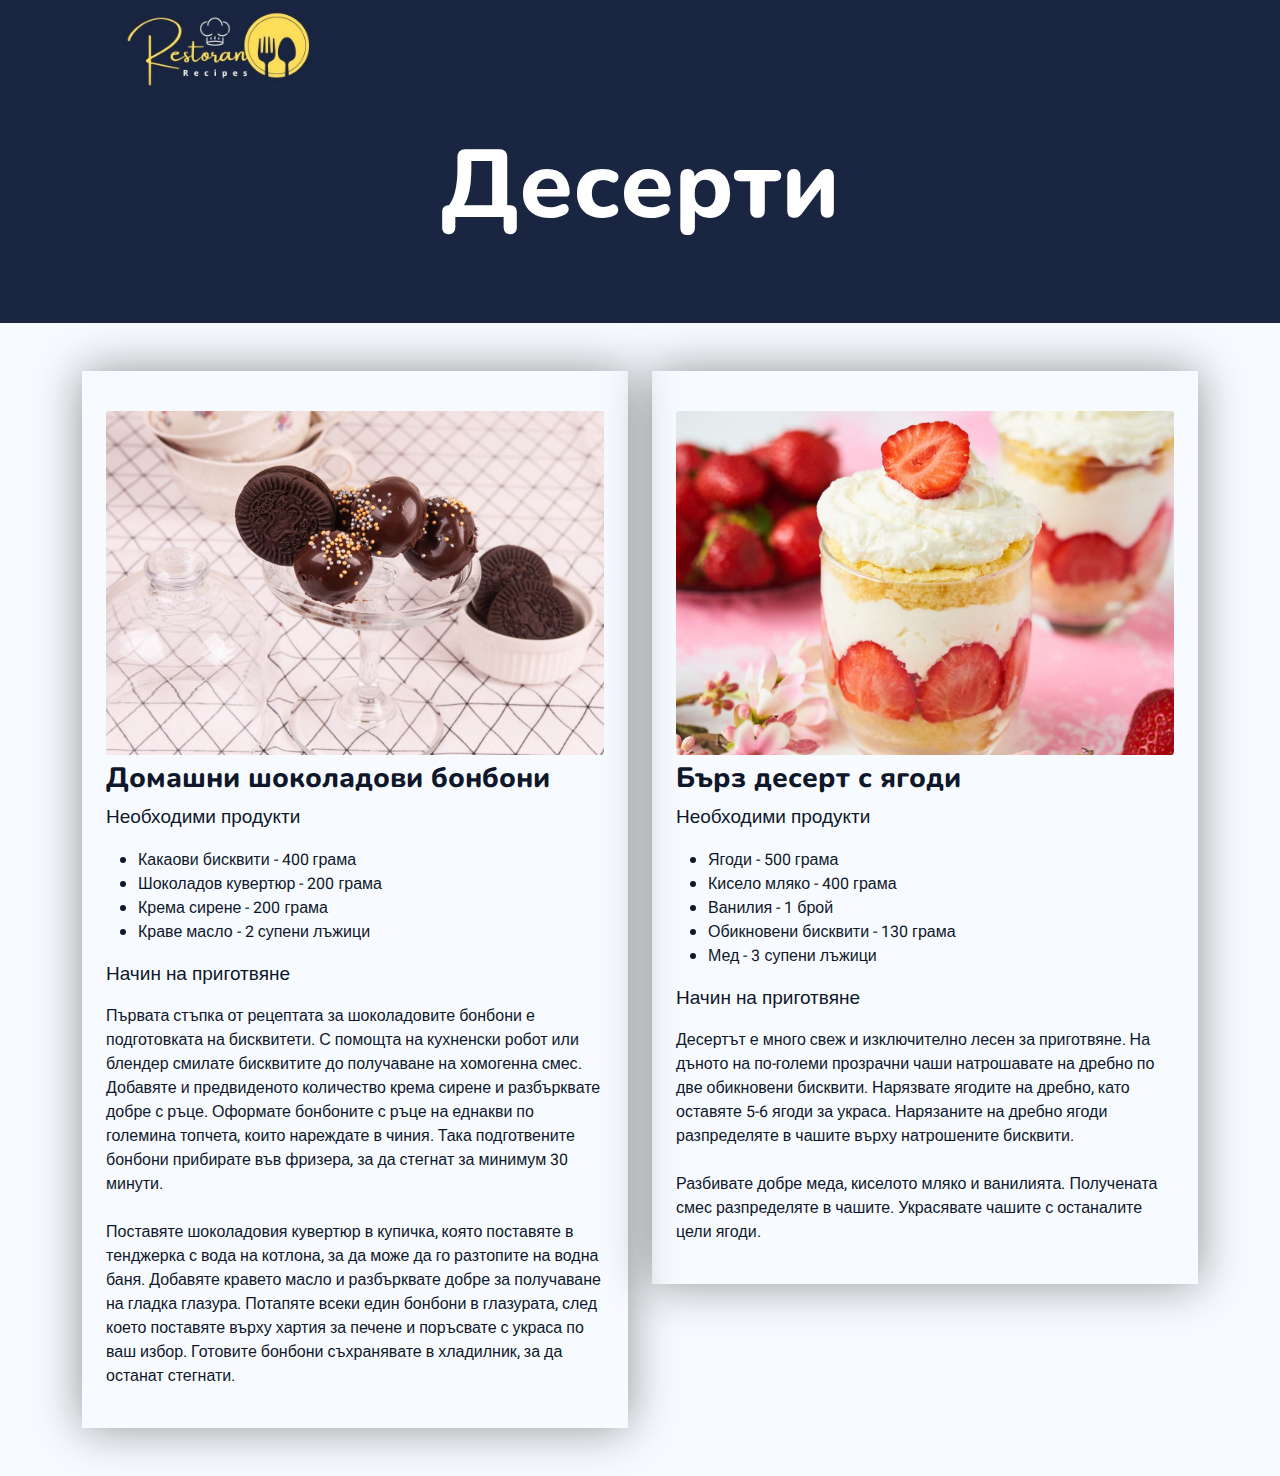
<file: desserts.html>
<!DOCTYPE html>
<html lang="en">

<head>
    <meta charset="utf-8">
    <title>Рецепти</title>
    <meta content="width=device-width, initial-scale=1.0" name="viewport">
    <meta content="" name="keywords">
    <meta content="" name="description">

    <!-- Favicon -->
    <link href="img/favicon.ico" rel="icon">

    <!-- Google Web Fonts -->
    <link rel="preconnect" href="https://fonts.googleapis.com">
    <link rel="preconnect" href="https://fonts.gstatic.com" crossorigin>
    <link
        href="https://fonts.googleapis.com/css2?family=Heebo:wght@400;500;600&family=Nunito:wght@600;700;800&family=Pacifico&display=swap"
        rel="stylesheet">

    <!-- Icon Font Stylesheet -->
    <link href="https://cdnjs.cloudflare.com/ajax/libs/font-awesome/5.10.0/css/all.min.css" rel="stylesheet">
    <link href="https://cdn.jsdelivr.net/npm/bootstrap-icons@1.4.1/font/bootstrap-icons.css" rel="stylesheet">

    <!-- Libraries Stylesheet -->
    <link href="lib/animate/animate.min.css" rel="stylesheet">
    <link href="lib/owlcarousel/assets/owl.carousel.min.css" rel="stylesheet">
    <link href="lib/tempusdominus/css/tempusdominus-bootstrap-4.min.css" rel="stylesheet" />

    <!-- Customized Bootstrap Stylesheet -->
    <link href="css/bootstrap.min.css" rel="stylesheet">

    <!-- Template Stylesheet -->
    <link href="css/style.css" rel="stylesheet">
</head>

<body>
    <div class="container-xxl bg-white p-0">
        <!-- Spinner Start -->
        <div id="spinner"
            class="show bg-white position-fixed translate-middle w-100 vh-100 top-50 start-50 d-flex align-items-center justify-content-center">
            <div class="spinner-border text-primary" style="width: 3rem; height: 3rem;" role="status">
                <span class="sr-only">Loading...</span>
            </div>
        </div>
        <!-- Spinner End -->


        <!-- Navbar & Hero Start -->
        <div class="container-xxl position-relative p-0">
            <nav class="navbar navbar-expand-lg navbar-dark bg-dark px-4 px-lg-5 py-3 py-lg-0">
                <a href="index.html" class="navbar-brand p-0">
                    <img src="img/logo.jpg" alt="Logo" class=logo>
                </a>

            </nav>

            <div class="container-xxl py-5 bg-dark hero-header mb-5">
                <div class="container text-center my-5 pt-5 pb-4">
                    <h1 class="display-3 text-white mb-3 animated slideInDown">Десерти</h1>
                </div>
            </div>
        </div>
        <!-- Navbar & Hero End -->

        <div class="container-xxl py-5">
            <div class="container">
                <div class="row g-4">
                    <div class="col-lg-6 col-sm-6 wow fadeInUp" data-wow-delay="0.1s">
                        <div class="service-item rounded pt-3">
                            <div class="p-4">
                                <img class="card-img" src="img/Bonboni.jpg" alt="Снимка на бонбони" />
                                <h3>Домашни шоколадови бонбони</h3>
                                <p class="needed-ingr" style="font-size: 19px">Необходими продукти</p>
                                <ul style="color:#0f172b;">
                                    <li>Какаови бисквити - 400 грама</li>
                                    <li>Шоколадов кувертюр - 200 грама</li>
                                    <li>Крема сирене - 200 грама</li>
                                    <li>Краве масло - 2 супени лъжици</li>
                                </ul>
                                <p class="needed-ingr" style="font-size: 19px">Начин на приготвяне</p>
                                <p style="color: #0f172b;">Първата стъпка от рецептата за шоколадовите бонбони е
                                    подготовката на бисквитети. С помощта на кухненски робот или блендер смилате
                                    бисквитите до получаване на хомогенна смес. Добавяте и предвиденото количество крема
                                    сирене и разбърквате добре с ръце. Оформате бонбоните с ръце на еднакви по големина
                                    топчета, които нареждате в чиния. Така подготвените бонбони прибирате във фризера,
                                    за да стегнат за минимум 30 минути.<br>
                                    <br>
                                    Поставяте шоколадовия кувертюр в купичка, която поставяте в тенджерка с вода на
                                    котлона, за да може да го разтопите на водна баня. Добавяте кравето масло и
                                    разбърквате добре за получаване на гладка глазура. Потапяте всеки един бонбони в
                                    глазурата, след което поставяте върху хартия за печене и поръсвате с украса по ваш
                                    избор. Готовите бонбони съхранявате в хладилник, за да останат стегнати.
                                </p>
                            </div>
                        </div>
                    </div>
                    <div class="col-lg-6 col-sm-6 wow fadeInUp" data-wow-delay="0.1s">
                        <div class="service-item rounded pt-3">
                            <div class="p-4">
                                <img class="card-img" src="img/Desert2.jpg" alt="Снимка на десерт с ягоди" />
                                <h3>Бърз десерт с ягоди</h3>
                                <p class="needed-ingr" style="font-size: 19px">Необходими продукти</p>
                                <ul style="color: #0f172b;">
                                    <li>Ягоди - 500 грама</li>
                                    <li>Кисело мляко - 400 грама</li>
                                    <li>Ванилия - 1 брой</li>
                                    <li>Обикновени бисквити - 130 грама</li>
                                    <li>Мед - 3 супени лъжици</li>
                                </ul>
                                <p class="needed-ingr" style="font-size: 19px">Начин на приготвяне</p>
                                <p style="color: #0f172b;">Десертът е много свеж и изключително лесен за приготвяне. На
                                    дъното на по-големи прозрачни чаши натрошавате на дребно по две обикновени бисквити.
                                    Нарязвате ягодите на дребно, като оставяте 5-6 ягоди за украса. Нарязаните на дребно
                                    ягоди разпределяте в чашите върху натрошените бисквити.<br>
                                    <br>
                                    Разбивате добре меда, киселото мляко и ванилията. Получената смес разпределяте в
                                    чашите. Украсявате чашите с останалите цели ягоди.
                                </p>
                            </div>
                        </div>
                    </div>
                </div>
            </div>
        </div>
        <!-- JavaScript Libraries -->
        <script src="https://code.jquery.com/jquery-3.4.1.min.js"></script>
        <script src="https://cdn.jsdelivr.net/npm/bootstrap@5.0.0/dist/js/bootstrap.bundle.min.js"></script>
        <script src="lib/wow/wow.min.js"></script>
        <script src="lib/easing/easing.min.js"></script>
        <script src="lib/waypoints/waypoints.min.js"></script>
        <script src="lib/counterup/counterup.min.js"></script>
        <script src="lib/owlcarousel/owl.carousel.min.js"></script>
        <script src="lib/tempusdominus/js/moment.min.js"></script>
        <script src="lib/tempusdominus/js/moment-timezone.min.js"></script>
        <script src="lib/tempusdominus/js/tempusdominus-bootstrap-4.min.js"></script>

        <!-- Template Javascript -->
        <script src="js/main.js"></script>
        <script src="js/dessert.js"></script>
</body>

</html>
</file>
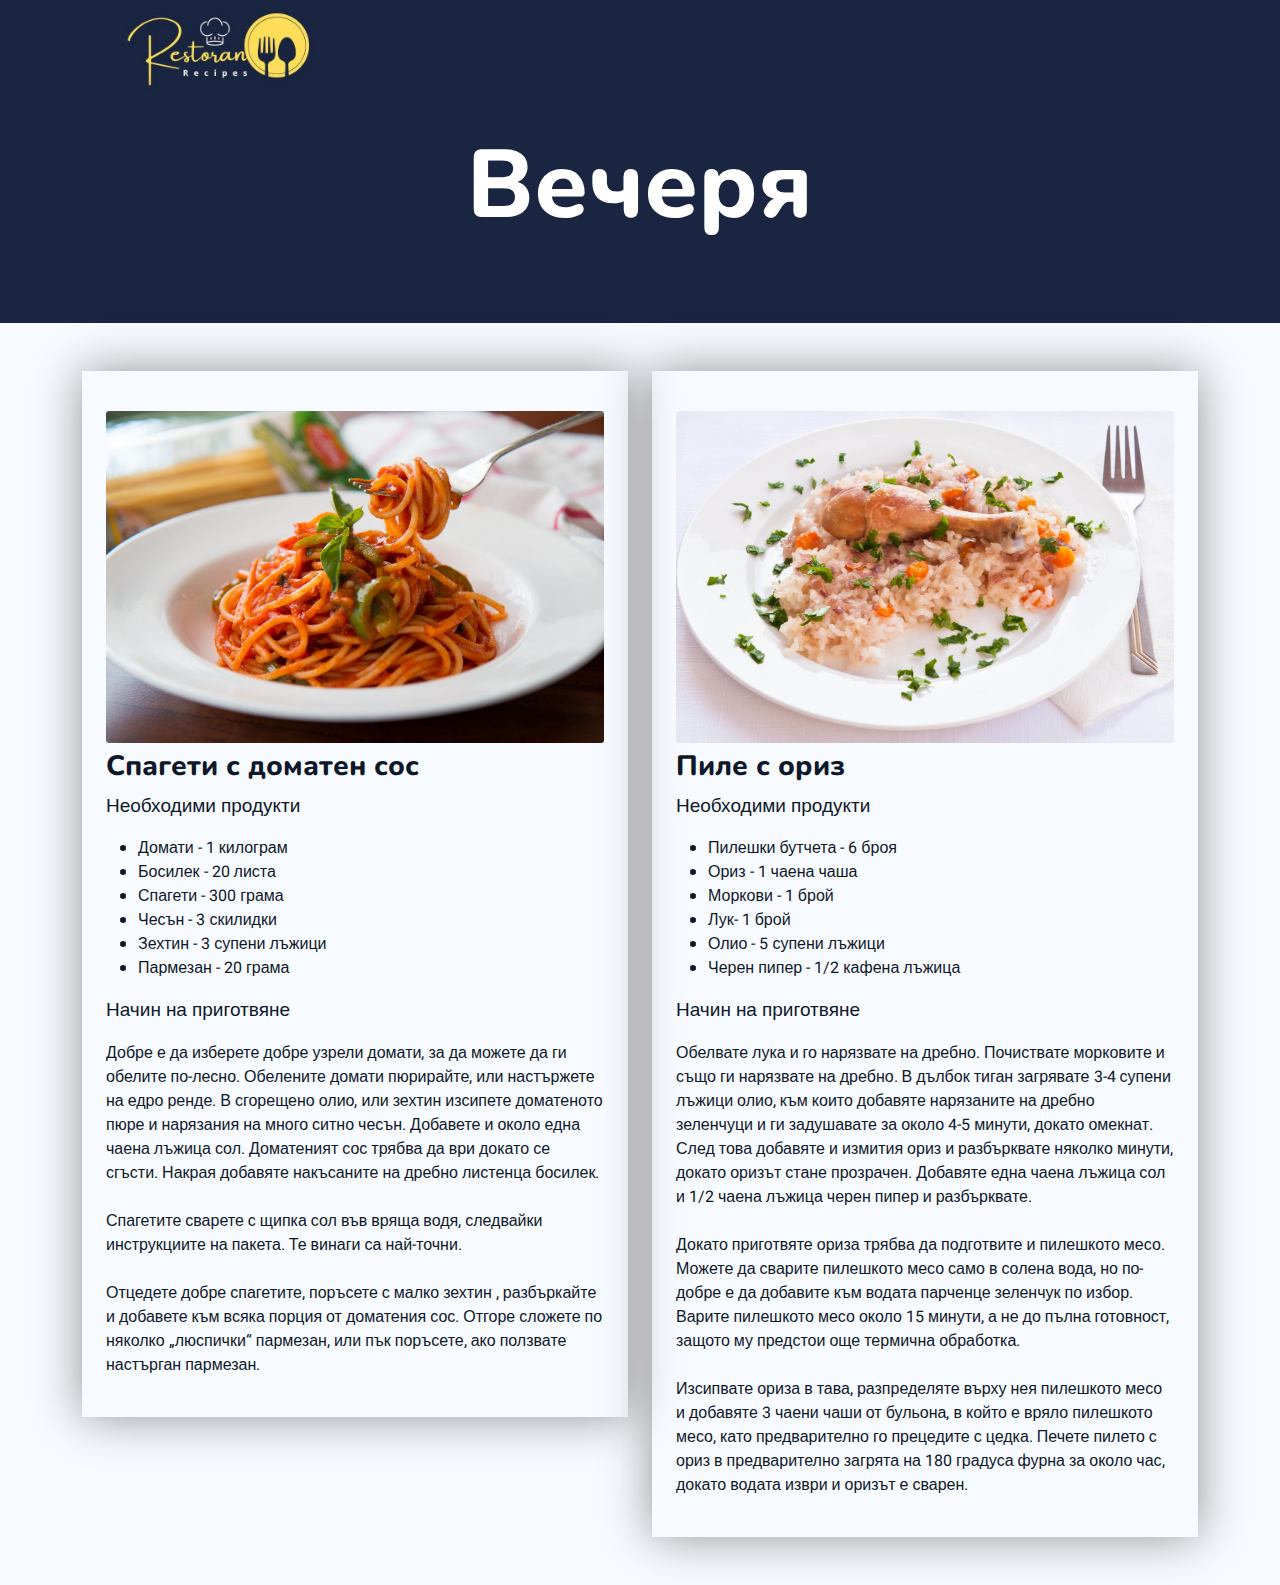
<file: dinner.html>
<!DOCTYPE html>
<html lang="en">

<head>
    <meta charset="utf-8">
    <title>Рецепти</title>
    <meta content="width=device-width, initial-scale=1.0" name="viewport">
    <meta content="" name="keywords">
    <meta content="" name="description">

    <!-- Favicon -->
    <link href="img/favicon.ico" rel="icon">

    <!-- Google Web Fonts -->
    <link rel="preconnect" href="https://fonts.googleapis.com">
    <link rel="preconnect" href="https://fonts.gstatic.com" crossorigin>
    <link
        href="https://fonts.googleapis.com/css2?family=Heebo:wght@400;500;600&family=Nunito:wght@600;700;800&family=Pacifico&display=swap"
        rel="stylesheet">

    <!-- Icon Font Stylesheet -->
    <link href="https://cdnjs.cloudflare.com/ajax/libs/font-awesome/5.10.0/css/all.min.css" rel="stylesheet">
    <link href="https://cdn.jsdelivr.net/npm/bootstrap-icons@1.4.1/font/bootstrap-icons.css" rel="stylesheet">

    <!-- Libraries Stylesheet -->
    <link href="lib/animate/animate.min.css" rel="stylesheet">
    <link href="lib/owlcarousel/assets/owl.carousel.min.css" rel="stylesheet">
    <link href="lib/tempusdominus/css/tempusdominus-bootstrap-4.min.css" rel="stylesheet" />

    <!-- Customized Bootstrap Stylesheet -->
    <link href="css/bootstrap.min.css" rel="stylesheet">

    <!-- Template Stylesheet -->
    <link href="css/style.css" rel="stylesheet">
</head>

<body>
    <div class="container-xxl bg-white p-0">
        <!-- Spinner Start -->
        <div id="spinner"
            class="show bg-white position-fixed translate-middle w-100 vh-100 top-50 start-50 d-flex align-items-center justify-content-center">
            <div class="spinner-border text-primary" style="width: 3rem; height: 3rem;" role="status">
                <span class="sr-only">Loading...</span>
            </div>
        </div>
        <!-- Spinner End -->


        <!-- Navbar & Hero Start -->
        <div class="container-xxl position-relative p-0">
            <nav class="navbar navbar-expand-lg navbar-dark bg-dark px-4 px-lg-5 py-3 py-lg-0">
                <a href="index.html" class="navbar-brand p-0">
                    <img src="img/logo.jpg" alt="Logo" class=logo>
                </a>

            </nav>

            <div class="container-xxl py-5 bg-dark hero-header mb-5">
                <div class="container text-center my-5 pt-5 pb-4">
                    <h1 class="display-3 text-white mb-3 animated slideInDown">Вечеря</h1>
                </div>
            </div>
        </div>
        <!-- Navbar & Hero End -->
        <div class="container-xxl py-5">
            <div class="container">
                <div class="row g-4">
                    <div class="col-lg-6 col-sm-6 wow fadeInUp" data-wow-delay="0.1s">
                        <div class="service-item rounded pt-3">
                            <div class="p-4">
                                <img class="card-img" src="img/Spagetti.jpg" alt="Снимка на спагети" />
                                <h3>Спагети с доматен сос</h3>
                                <p class="needed-ingr" style="font-size: 19px">Необходими продукти</p>
                                <ul style="color:#0f172b;">
                                    <li>Домати - 1 килограм</li>
                                    <li>Босилек - 20 листа</li>
                                    <li>Спагети - 300 грама</li>
                                    <li>Чесън - 3 скилидки</li>
                                    <li>Зехтин - 3 супени лъжици</li>
                                    <li>Пармезан - 20 грама</li>
                                </ul>
                                <p class="needed-ingr" style="font-size: 19px">Начин на приготвяне</p>
                                <p style="color: #0f172b;">Добре е да изберете добре узрели домати, за да можете да ги
                                    обелите по-лесно. Обелените домати пюрирайте, или настържете на едро ренде. В
                                    сгорещено олио, или зехтин изсипете доматеното пюре и нарязания на много ситно
                                    чесън. Добавете и около една чаена лъжица сол. Доматеният сос трябва да ври докато
                                    се сгъсти. Накрая добавяте накъсаните на дребно листенца босилек.<br>
                                    <br>
                                    Спагетите сварете с щипка сол във вряща водя, следвайки инструкциите на пакета. Те
                                    винаги са най-точни.<br>
                                    <br>
                                    Отцедете добре спагетите, поръсете с малко зехтин , разбъркайте и добавете към всяка
                                    порция от доматения сос. Отгоре сложете по няколко „люспички“ пармезан, или пък
                                    поръсете, ако ползвате настърган пармезан.
                                </p>
                            </div>
                        </div>
                    </div>
                    <div class="col-lg-6 col-sm-6 wow fadeInUp" data-wow-delay="0.1s">
                        <div class="service-item rounded pt-3">
                            <div class="p-4">
                                <img class="card-img" src="img/Oriz.jpg" alt="Снимка на пиле с ориз" />
                                <h3>Пиле с ориз</h3>
                                <p class="needed-ingr" style="font-size: 19px">Необходими продукти</p>
                                <ul style="color: #0f172b;">
                                    <li>Пилешки бутчета - 6 броя</li>
                                    <li>Ориз - 1 чаена чаша </li>
                                    <li>Моркови - 1 брой</li>
                                    <li>Лук- 1 брой</li>
                                    <li>Олио - 5 супени лъжици</li>
                                    <li>Черен пипер - 1/2 кафена лъжица</li>
                                </ul>
                                <p class="needed-ingr" style="font-size: 19px">Начин на приготвяне</p>
                                <p style="color: #0f172b;">Обелвате лука и го нарязвате на дребно. Почиствате морковите
                                    и също ги нарязвате на дребно. В дълбок тиган загрявате 3-4 супени лъжици олио, към
                                    които добавяте нарязаните на дребно зеленчуци и ги задушавате за около 4-5 минути,
                                    докато омекнат. След това добавяте и измития ориз и разбърквате няколко минути,
                                    докато оризът стане прозрачен. Добавяте една чаена лъжица сол и 1/2 чаена лъжица
                                    черен пипер и разбърквате.<br>
                                    <br>
                                    Докато приготвяте ориза трябва да подготвите и пилешкото месо. Можете да сварите
                                    пилешкото месо само в солена вода, но по-добре е да добавите към водата парченце
                                    зеленчук по избор. Варите пилешкото месо около 15 минути, а не до пълна готовност,
                                    защото му предстои още термична обработка.<br>
                                    <br>
                                    Изсипвате ориза в тава, разпределяте върху нея пилешкото месо и добавяте 3 чаени
                                    чаши от бульона, в който е вряло пилешкото месо, като предварително го прецедите с
                                    цедка. Печете пилето с ориз в предварително загрята на 180 градуса фурна за около
                                    час, докато водата изври и оризът е сварен.
                                </p>
                            </div>
                        </div>
                    </div>
                </div>
            </div>
        </div>


        <!-- JavaScript Libraries -->
        <script src="https://code.jquery.com/jquery-3.4.1.min.js"></script>
        <script src="https://cdn.jsdelivr.net/npm/bootstrap@5.0.0/dist/js/bootstrap.bundle.min.js"></script>
        <script src="lib/wow/wow.min.js"></script>
        <script src="lib/easing/easing.min.js"></script>
        <script src="lib/waypoints/waypoints.min.js"></script>
        <script src="lib/counterup/counterup.min.js"></script>
        <script src="lib/owlcarousel/owl.carousel.min.js"></script>
        <script src="lib/tempusdominus/js/moment.min.js"></script>
        <script src="lib/tempusdominus/js/moment-timezone.min.js"></script>
        <script src="lib/tempusdominus/js/tempusdominus-bootstrap-4.min.js"></script>

        <!-- Template Javascript -->
        <script src="js/main.js"></script>
        <script src="js/dinner.js"></script>
</body>

</html>
</file>
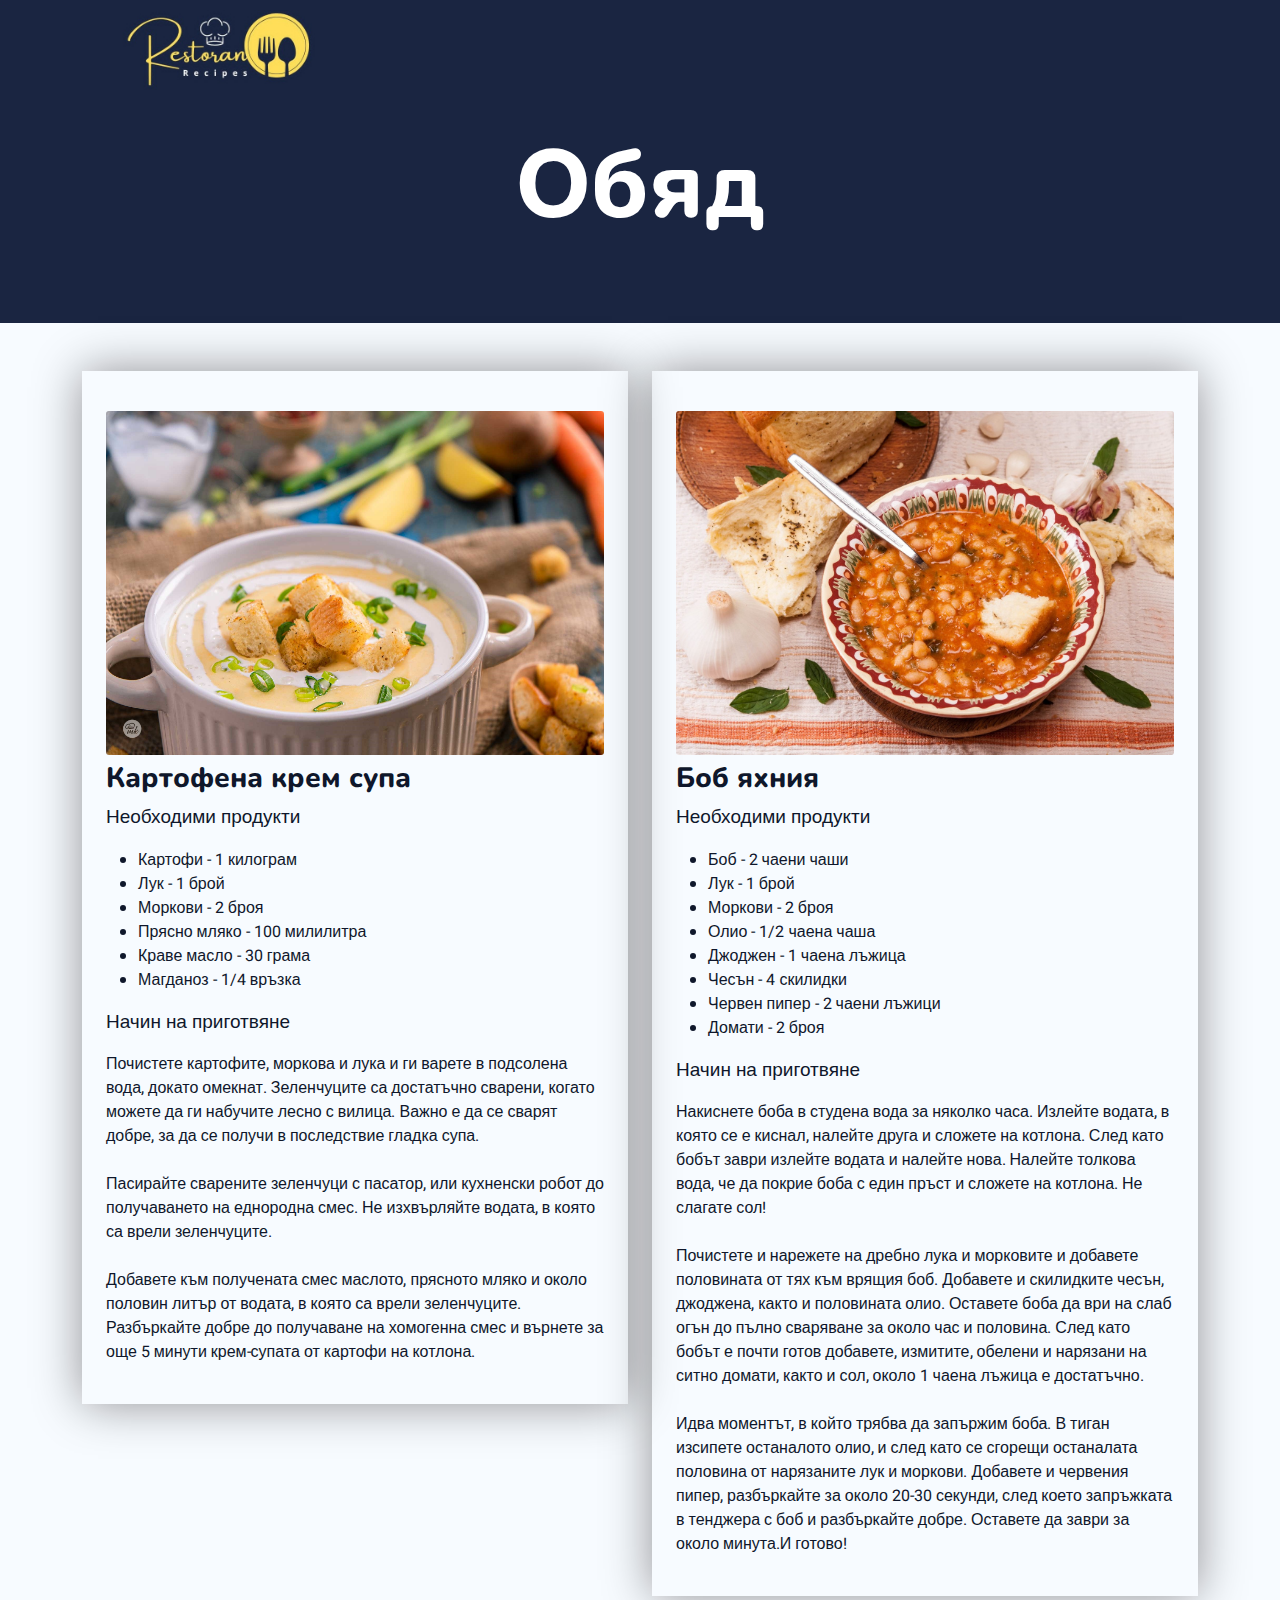
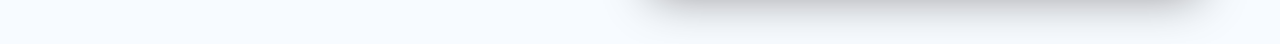
<file: lunch.html>
<!DOCTYPE html>
<html lang="en">

<head>
    <meta charset="utf-8">
    <title>Рецепти</title>
    <meta content="width=device-width, initial-scale=1.0" name="viewport">
    <meta content="" name="keywords">
    <meta content="" name="description">

    <!-- Favicon -->
    <link href="img/favicon.ico" rel="icon">

    <!-- Google Web Fonts -->
    <link rel="preconnect" href="https://fonts.googleapis.com">
    <link rel="preconnect" href="https://fonts.gstatic.com" crossorigin>
    <link
        href="https://fonts.googleapis.com/css2?family=Heebo:wght@400;500;600&family=Nunito:wght@600;700;800&family=Pacifico&display=swap"
        rel="stylesheet">

    <!-- Icon Font Stylesheet -->
    <link href="https://cdnjs.cloudflare.com/ajax/libs/font-awesome/5.10.0/css/all.min.css" rel="stylesheet">
    <link href="https://cdn.jsdelivr.net/npm/bootstrap-icons@1.4.1/font/bootstrap-icons.css" rel="stylesheet">

    <!-- Libraries Stylesheet -->
    <link href="lib/animate/animate.min.css" rel="stylesheet">
    <link href="lib/owlcarousel/assets/owl.carousel.min.css" rel="stylesheet">
    <link href="lib/tempusdominus/css/tempusdominus-bootstrap-4.min.css" rel="stylesheet" />

    <!-- Customized Bootstrap Stylesheet -->
    <link href="css/bootstrap.min.css" rel="stylesheet">

    <!-- Template Stylesheet -->
    <link href="css/style.css" rel="stylesheet">
</head>

<body>
    <div class="container-xxl bg-white p-0">
        <!-- Spinner Start -->
        <div id="spinner"
            class="show bg-white position-fixed translate-middle w-100 vh-100 top-50 start-50 d-flex align-items-center justify-content-center">
            <div class="spinner-border text-primary" style="width: 3rem; height: 3rem;" role="status">
                <span class="sr-only">Loading...</span>
            </div>
        </div>
        <!-- Spinner End -->


        <!-- Navbar & Hero Start -->
        <div class="container-xxl position-relative p-0">
            <nav class="navbar navbar-expand-lg navbar-dark bg-dark px-4 px-lg-5 py-3 py-lg-0">
                <a href="index.html" class="navbar-brand p-0">

                    <img src="img/logo.jpg" alt="Logo" class=logo>
                </a>

            </nav>

            <div class="container-xxl py-5 bg-dark hero-header mb-5">
                <div class="container text-center my-5 pt-5 pb-4">
                    <h1 class="display-3 text-white mb-3 animated slideInDown">Обяд</h1>
                </div>
            </div>
        </div>
        <!-- Navbar & Hero End -->

        <div class="container-xxl py-5">
            <div class="container">
                <div class="row g-4">
                    <div class="col-lg-6 col-sm-6 wow fadeInUp" data-wow-delay="0.1s">
                        <div class="service-item rounded pt-3">
                            <div class="p-4">
                                <img class="card-img" src="img/Soup.jpg" alt="Снимка на крем супа" />
                                <h3>Картофена крем супа</h3>
                                <p class="needed-ingr" style="font-size: 19px">Необходими продукти</p>
                                <ul style="color:#0f172b;">
                                    <li>Картофи - 1 килограм</li>
                                    <li>Лук - 1 брой</li>
                                    <li>Моркови - 2 броя</li>
                                    <li>Прясно мляко - 100 милилитра</li>
                                    <li>Краве масло - 30 грама</li>
                                    <li>Магданоз - 1/4 връзка</li>
                                </ul>
                                <p class="needed-ingr" style="font-size: 19px">Начин на приготвяне</p>
                                <p style="color: #0f172b;">Почистете картофите, моркова и лука и ги варете в подсолена
                                    вода, докато омекнат. Зеленчуците са достатъчно сварени, когато можете да ги
                                    набучите лесно с вилица. Важно е да се сварят добре, за да се получи в последствие
                                    гладка супа.<br>
                                    <br>
                                    Пасирайте сварените зеленчуци с пасатор, или кухненски робот до получаването на
                                    еднородна смес. Не изхвърляйте водата, в която са врели зеленчуците.<br>
                                    <br>
                                    Добавете към получената смес маслото, прясното мляко и около половин литър от
                                    водата, в която са врели зеленчуците. Разбъркайте добре до получаване на хомогенна
                                    смес и върнете за още 5 минути крем-супата от картофи на котлона.
                                </p>
                            </div>
                        </div>
                    </div>
                    <div class="col-lg-6 col-sm-6 wow fadeInUp" data-wow-delay="0.1s">
                        <div class="service-item rounded pt-3">
                            <div class="p-4">
                                <img class="card-img" src="img/Bob.jpg" alt="Снимка на боб яхния" />
                                <h3>Боб яхния</h3>
                                <p class="needed-ingr" style="font-size: 19px">Необходими продукти</p>
                                <ul style="color: #0f172b;">
                                    <li>Боб - 2 чаени чаши</li>
                                    <li>Лук - 1 брой</li>
                                    <li>Моркови - 2 броя</li>
                                    <li>Олио - 1/2 чаена чаша</li>
                                    <li>Джоджен - 1 чаена лъжица</li>
                                    <li>Чесън - 4 скилидки</li>
                                    <li>Червен пипер - 2 чаени лъжици</li>
                                    <li>Домати - 2 броя</li>
                                </ul>
                                <p class="needed-ingr" style="font-size: 19px">Начин на приготвяне</p>
                                <p style="color: #0f172b;">Накиснете боба в студена вода за няколко часа. Излейте
                                    водата, в която се е киснал, налейте друга и сложете на котлона. След като бобът
                                    заври излейте водата и налейте нова. Налейте толкова вода, че да покрие боба с един
                                    пръст и сложете на котлона. Не слагате сол!<br>
                                    <br>
                                    Почистете и нарежете на дребно лука и морковите и добавете половината от тях към
                                    врящия боб. Добавете и скилидките чесън, джоджена, както и половината олио. Оставете
                                    боба да ври на слаб огън до пълно сваряване за около час и половина. След като бобът
                                    е почти готов добавете, измитите, обелени и нарязани на ситно домати, както и сол,
                                    около 1 чаена лъжица е достатъчно.<br>
                                    <br>
                                    Идва моментът, в който трябва да запържим боба. В тиган изсипете останалото олио, и
                                    след като се сгорещи останалата половина от нарязаните лук и моркови. Добавете и
                                    червения пипер, разбъркайте за около 20-30 секунди, след което запръжката в тенджера
                                    с боб и разбъркайте добре. Оставете да заври за около минута.И готово!
                                </p>
                            </div>
                        </div>
                    </div>
                </div>
            </div>
        </div>











        <!-- JavaScript Libraries -->
        <script src="https://code.jquery.com/jquery-3.4.1.min.js"></script>
        <script src="https://cdn.jsdelivr.net/npm/bootstrap@5.0.0/dist/js/bootstrap.bundle.min.js"></script>
        <script src="lib/wow/wow.min.js"></script>
        <script src="lib/easing/easing.min.js"></script>
        <script src="lib/waypoints/waypoints.min.js"></script>
        <script src="lib/counterup/counterup.min.js"></script>
        <script src="lib/owlcarousel/owl.carousel.min.js"></script>
        <script src="lib/tempusdominus/js/moment.min.js"></script>
        <script src="lib/tempusdominus/js/moment-timezone.min.js"></script>
        <script src="lib/tempusdominus/js/tempusdominus-bootstrap-4.min.js"></script>

        <!-- Template Javascript -->
        <script src="js/main.js"></script>
        <script src="js/lunch.js"></script>
</body>

</html>
</file>
<file: css/style.css>
/********** Template CSS **********/
:root {
  --primary: #fea116;
  --light: #f1f8ff;
  --dark: #0f172b;
}

.ff-secondary {
  font-family: "Pacifico", cursive;
}

.fw-medium {
  font-weight: 600 !important;
}

.fw-semi-bold {
  font-weight: 700 !important;
}

.back-to-top {
  position: fixed;
  display: none;
  right: 45px;
  bottom: 45px;
  z-index: 99;
}

/*** Spinner ***/
#spinner {
  opacity: 0;
  visibility: hidden;
  transition: opacity 0.5s ease-out, visibility 0s linear 0.5s;
  z-index: 99999;
}

#spinner.show {
  transition: opacity 0.5s ease-out, visibility 0s linear 0s;
  visibility: visible;
  opacity: 1;
}

/*** Button ***/
.btn {
  font-family: "Nunito", sans-serif;
  font-weight: 500;
  text-transform: uppercase;
  transition: 0.5s;
}

.btn.btn-primary,
.btn.btn-secondary {
  color: #ffffff;
}

.btn-square {
  width: 38px;
  height: 38px;
}

.btn-sm-square {
  width: 32px;
  height: 32px;
}

.btn-lg-square {
  width: 48px;
  height: 48px;
}

.btn-square,
.btn-sm-square,
.btn-lg-square {
  padding: 0;
  display: flex;
  align-items: center;
  justify-content: center;
  font-weight: normal;
  border-radius: 2px;
}

/*** Section Title ***/
.section-title {
  position: relative;
  display: inline-block;
}

.section-title::before {
  position: absolute;
  content: "";
  width: 45px;
  height: 2px;
  top: 50%;
  left: -55px;
  margin-top: -1px;
  background: var(--primary);
}

.section-title::after {
  position: absolute;
  content: "";
  width: 45px;
  height: 2px;
  top: 50%;
  right: -55px;
  margin-top: -1px;
  background: var(--primary);
}

.section-title.text-start::before,
.section-title.text-end::after {
  display: none;
}

/*** Service ***/
.service-item {
  box-shadow: 0 0 45px rgba(10, 4, 4, 0.421);
  transition: 0.5s;
}

.service-item:hover {
  background: var(--primary);
}

.service-item * {
  transition: 0.2s;
}

.service-item:hover * {
  color: var(--light) !important;
}

.needed-ingr {
  font-weight: 100;
}
</file>
